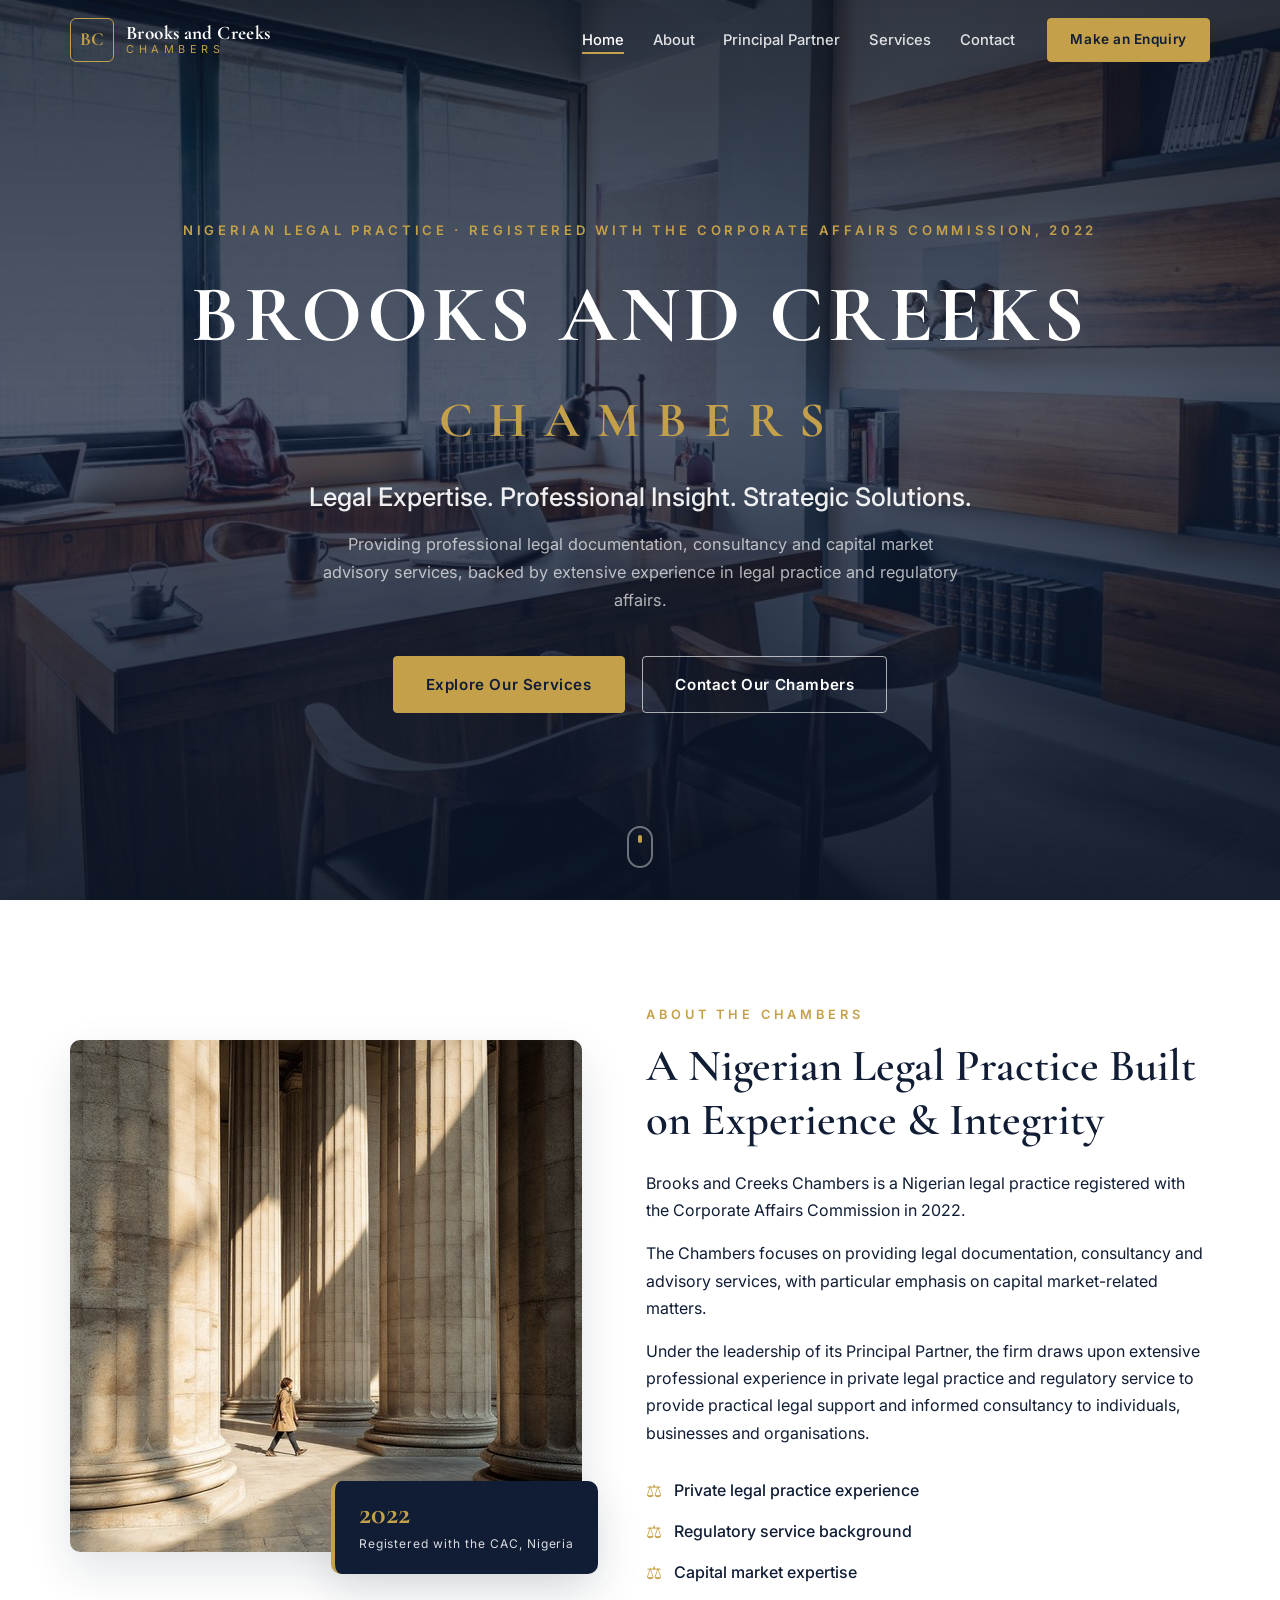
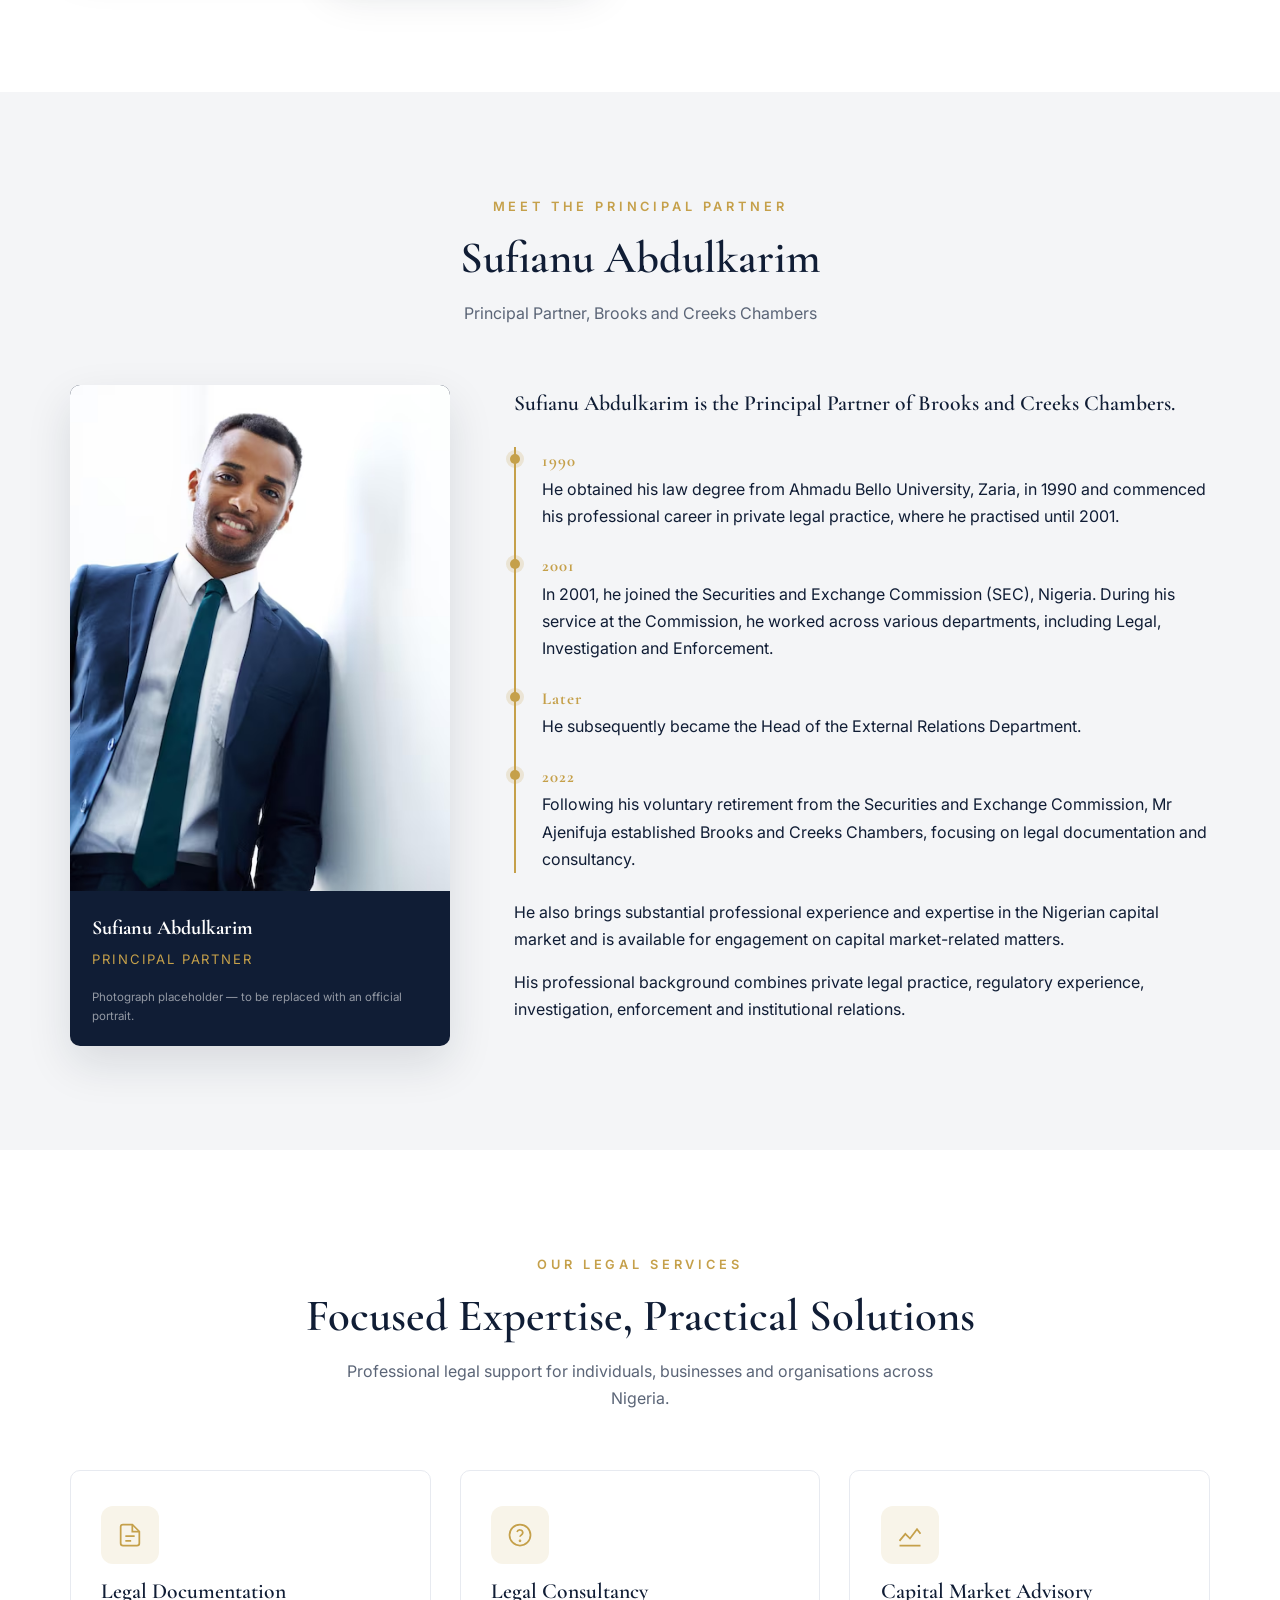
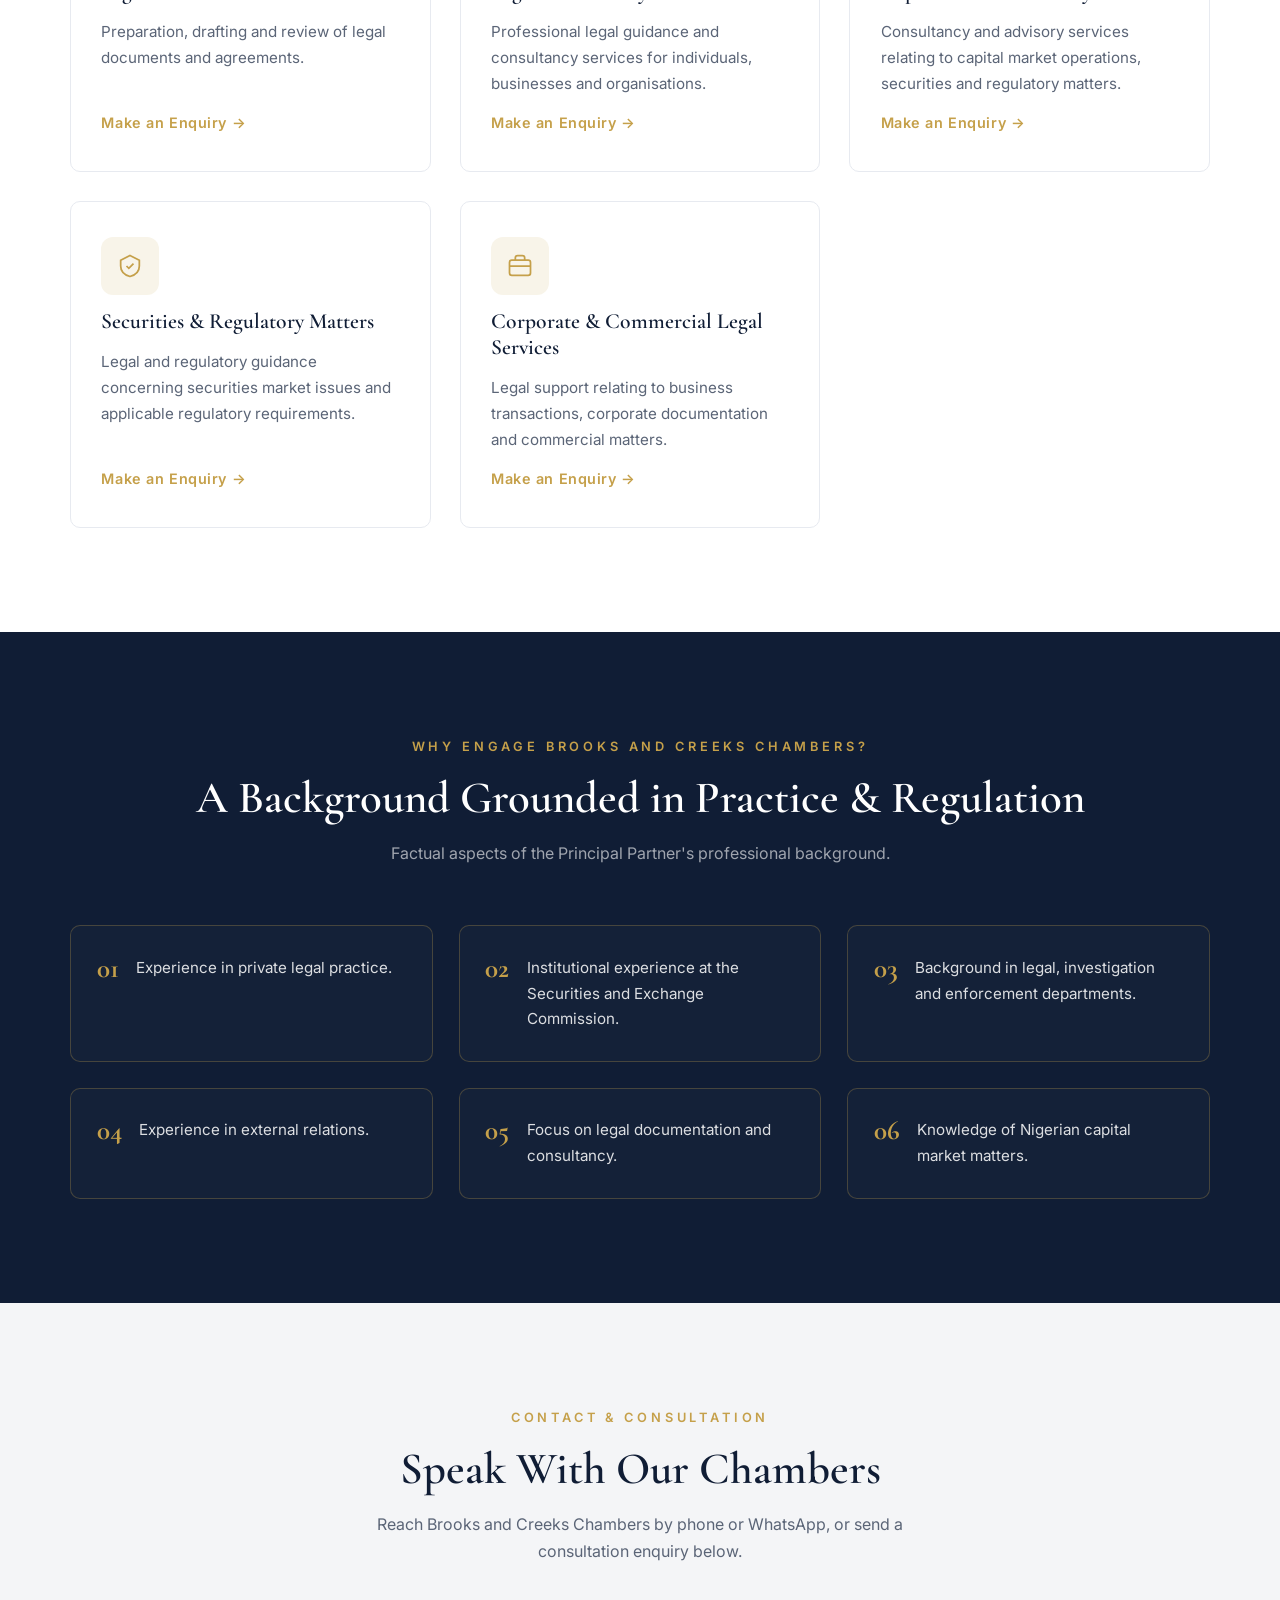
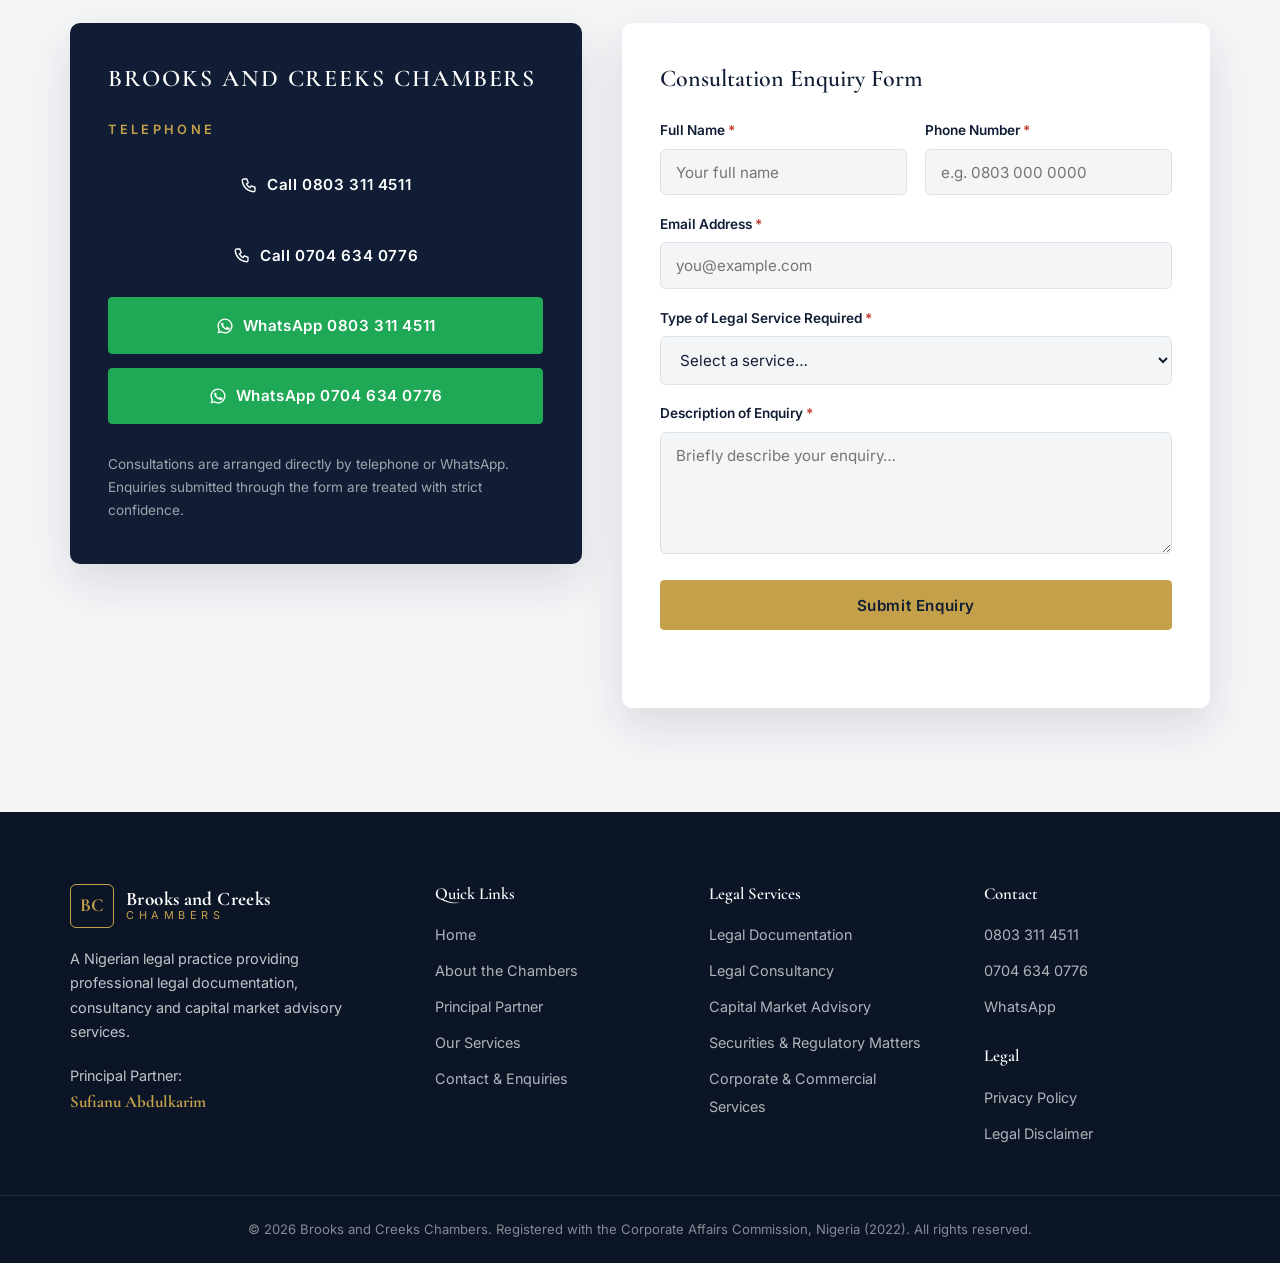
<file: brooks-and-creeks-chambers/brooks-and-creeks-chambers/index.html>
<!DOCTYPE html>
<html lang="en-NG">
<head>
  <meta charset="UTF-8">
  <meta name="viewport" content="width=device-width, initial-scale=1.0">
  <title>Brooks and Creeks Chambers | Nigerian Legal Practice – Documentation, Consultancy &amp; Capital Market Advisory</title>

  <!-- SEO -->
  <meta name="description" content="Brooks and Creeks Chambers is a Nigerian legal practice registered with the CAC in 2022, offering legal documentation, legal consultancy, capital market advisory and corporate legal services. Principal Partner: Sufianu Abdulkarim.">
  <meta name="keywords" content="law firm Nigeria, legal documentation Nigeria, legal consultancy Lagos, capital market advisory Nigeria, securities law Nigeria, corporate legal services, Brooks and Creeks Chambers, Sufianu Abdulkarim, SEC Nigeria lawyer">
  <meta name="author" content="Brooks and Creeks Chambers">
  <meta name="robots" content="index, follow">
  <link rel="canonical" href="https://www.brooksandcreekschambers.com.ng/">

  <!-- Open Graph -->
  <meta property="og:type" content="website">
  <meta property="og:locale" content="en_NG">
  <meta property="og:site_name" content="Brooks and Creeks Chambers">
  <meta property="og:title" content="Brooks and Creeks Chambers | Legal Expertise. Professional Insight. Strategic Solutions.">
  <meta property="og:description" content="Professional legal documentation, consultancy and capital market advisory services in Nigeria.">
  <meta property="og:url" content="https://www.brooksandcreekschambers.com.ng/">
  <meta property="og:image" content="https://www.brooksandcreekschambers.com.ng/assets/hero-law-office.png">

  <!-- Twitter -->
  <meta name="twitter:card" content="summary_large_image">
  <meta name="twitter:title" content="Brooks and Creeks Chambers">
  <meta name="twitter:description" content="Legal documentation, consultancy and capital market advisory services in Nigeria.">
  <meta name="twitter:image" content="https://www.brooksandcreekschambers.com.ng/assets/hero-law-office.png">

  <!-- Favicon (inline SVG – scales of justice monogram) -->
  <link rel="icon" type="image/svg+xml" href='data:image/svg+xml,<svg xmlns="http://www.w3.org/2000/svg" viewBox="0 0 64 64"><rect width="64" height="64" rx="10" fill="%23101D35"/><text x="32" y="42" font-family="Georgia,serif" font-size="26" fill="%23C5A04A" text-anchor="middle">BC</text></svg>'>

  <!-- Fonts -->
  <link rel="preconnect" href="https://fonts.googleapis.com">
  <link rel="preconnect" href="https://fonts.gstatic.com" crossorigin>
  <link href="https://fonts.googleapis.com/css2?family=Cormorant+Garamond:wght@500;600;700&family=Inter:wght@400;500;600&display=swap" rel="stylesheet">

  <link rel="stylesheet" href="css/style.css">

  <!-- Structured data: LegalService -->
  <script type="application/ld+json">
  {
    "@context": "https://schema.org",
    "@type": "LegalService",
    "name": "Brooks and Creeks Chambers",
    "url": "https://www.brooksandcreekschambers.com.ng/",
    "image": "https://www.brooksandcreekschambers.com.ng/assets/hero-law-office.png",
    "description": "Nigerian legal practice offering legal documentation, legal consultancy, capital market advisory, securities and regulatory matters, and corporate and commercial legal services.",
    "telephone": ["+2348033114511", "+2347046340776"],
    "foundingDate": "2022",
    "founder": {
      "@type": "Person",
      "name": "Sufianu Abdulkarim",
      "jobTitle": "Principal Partner"
    },
    "areaServed": { "@type": "Country", "name": "Nigeria" },
    "knowsAbout": ["Legal Documentation", "Legal Consultancy", "Capital Market Advisory", "Securities and Capital Market Matters", "Corporate and Commercial Legal Services"],
    "priceRange": "Consultation"
  }
  </script>
</head>

<body>
  <!-- ============ HEADER / NAVIGATION ============ -->
  <header class="site-header" id="siteHeader">
    <div class="container header-inner">
      <a href="#home" class="brand" aria-label="Brooks and Creeks Chambers – home">
        <span class="brand-mark" aria-hidden="true">BC</span>
        <span class="brand-text">
          <strong>Brooks and Creeks</strong>
          <small>Chambers</small>
        </span>
      </a>

      <nav class="main-nav" id="mainNav" aria-label="Primary navigation">
        <ul>
          <li><a href="#home" class="nav-link">Home</a></li>
          <li><a href="#about" class="nav-link">About</a></li>
          <li><a href="#partner" class="nav-link">Principal Partner</a></li>
          <li><a href="#services" class="nav-link">Services</a></li>
          <li><a href="#contact" class="nav-link">Contact</a></li>
        </ul>
        <a href="#contact" class="btn btn-gold nav-cta">Make an Enquiry</a>
      </nav>

      <button class="nav-toggle" id="navToggle" aria-label="Toggle navigation menu" aria-expanded="false" aria-controls="mainNav">
        <span></span><span></span><span></span>
      </button>
    </div>
  </header>

  <main id="main">
    <!-- ============ HERO ============ -->
    <section class="hero" id="home" aria-label="Introduction">
      <div class="hero-bg" role="img" aria-label="Elegant modern law office with legal library"></div>
      <div class="hero-overlay"></div>
      <div class="container hero-content">
        <p class="hero-eyebrow reveal">Nigerian Legal Practice &middot; Registered with the Corporate Affairs Commission, 2022</p>
        <h1 class="reveal">BROOKS AND CREEKS<br><span>CHAMBERS</span></h1>
        <h2 class="hero-tagline reveal">Legal Expertise. Professional Insight. Strategic Solutions.</h2>
        <p class="hero-sub reveal">Providing professional legal documentation, consultancy and capital market advisory services, backed by extensive experience in legal practice and regulatory affairs.</p>
        <div class="hero-actions reveal">
          <a href="#services" class="btn btn-gold">Explore Our Services</a>
          <a href="#contact" class="btn btn-outline">Contact Our Chambers</a>
        </div>
      </div>
      <a href="#about" class="scroll-hint" aria-label="Scroll to About section"><span></span></a>
    </section>

    <!-- ============ ABOUT ============ -->
    <section class="section about" id="about">
      <div class="container about-grid">
        <div class="about-media reveal">
          <img src="assets/about-columns.png" alt="Classical courthouse columns symbolising legal tradition and stability" loading="lazy">
          <div class="about-badge">
            <span class="badge-year">2022</span>
            <span class="badge-label">Registered with the CAC, Nigeria</span>
          </div>
        </div>
        <div class="about-text reveal">
          <p class="section-eyebrow">About the Chambers</p>
          <h2 class="section-title">A Nigerian Legal Practice Built on Experience &amp; Integrity</h2>
          <p>Brooks and Creeks Chambers is a Nigerian legal practice registered with the Corporate Affairs Commission in 2022.</p>
          <p>The Chambers focuses on providing legal documentation, consultancy and advisory services, with particular emphasis on capital market-related matters.</p>
          <p>Under the leadership of its Principal Partner, the firm draws upon extensive professional experience in private legal practice and regulatory service to provide practical legal support and informed consultancy to individuals, businesses and organisations.</p>
          <div class="about-points">
            <div class="point"><span class="point-icon" aria-hidden="true">&#9878;</span> Private legal practice experience</div>
            <div class="point"><span class="point-icon" aria-hidden="true">&#9878;</span> Regulatory service background</div>
            <div class="point"><span class="point-icon" aria-hidden="true">&#9878;</span> Capital market expertise</div>
          </div>
        </div>
      </div>
    </section>

    <!-- ============ PRINCIPAL PARTNER ============ -->
    <section class="section partner" id="partner">
      <div class="container">
        <div class="section-heading reveal">
          <p class="section-eyebrow">Meet the Principal Partner</p>
          <h2 class="section-title">Sufianu Abdulkarim</h2>
          <p class="section-sub">Principal Partner, Brooks and Creeks Chambers</p>
        </div>

        <div class="partner-grid">
          <figure class="partner-photo reveal">
            <img src="assets/partner-placeholder.png" alt="Portrait placeholder for Sufianu Abdulkarim, Principal Partner of Brooks and Creeks Chambers">
            <figcaption>
              <strong>Sufianu Abdulkarim</strong>
              <span>Principal Partner</span>
            </figcaption>
            <span class="photo-note">Photograph placeholder &mdash; to be replaced with an official portrait.</span>
          </figure>

          <div class="partner-bio reveal">
            <p class="lead">Sufianu Abdulkarim is the Principal Partner of Brooks and Creeks Chambers.</p>

            <div class="timeline">
              <div class="timeline-item">
                <span class="timeline-year">1990</span>
                <p>He obtained his law degree from Ahmadu Bello University, Zaria, in 1990 and commenced his professional career in private legal practice, where he practised until 2001.</p>
              </div>
              <div class="timeline-item">
                <span class="timeline-year">2001</span>
                <p>In 2001, he joined the Securities and Exchange Commission (SEC), Nigeria. During his service at the Commission, he worked across various departments, including Legal, Investigation and Enforcement.</p>
              </div>
              <div class="timeline-item">
                <span class="timeline-year">Later</span>
                <p>He subsequently became the Head of the External Relations Department.</p>
              </div>
              <div class="timeline-item">
                <span class="timeline-year">2022</span>
                <p>Following his voluntary retirement from the Securities and Exchange Commission, Mr Ajenifuja established Brooks and Creeks Chambers, focusing on legal documentation and consultancy.</p>
              </div>
            </div>

            <p>He also brings substantial professional experience and expertise in the Nigerian capital market and is available for engagement on capital market-related matters.</p>
            <p>His professional background combines private legal practice, regulatory experience, investigation, enforcement and institutional relations.</p>
          </div>
        </div>
      </div>
    </section>

    <!-- ============ SERVICES ============ -->
    <section class="section services" id="services">
      <div class="container">
        <div class="section-heading reveal">
          <p class="section-eyebrow">Our Legal Services</p>
          <h2 class="section-title">Focused Expertise, Practical Solutions</h2>
          <p class="section-sub">Professional legal support for individuals, businesses and organisations across Nigeria.</p>
        </div>

        <div class="services-grid">
          <article class="service-card reveal">
            <div class="service-icon" aria-hidden="true">
              <svg viewBox="0 0 24 24" fill="none" stroke="currentColor" stroke-width="1.5"><path d="M14 3H6a2 2 0 0 0-2 2v14a2 2 0 0 0 2 2h12a2 2 0 0 0 2-2V9z"/><path d="M14 3v6h6"/><path d="M8 13h8M8 17h5"/></svg>
            </div>
            <h3>Legal Documentation</h3>
            <p>Preparation, drafting and review of legal documents and agreements.</p>
            <a href="#contact" class="service-link">Make an Enquiry &rarr;</a>
          </article>

          <article class="service-card reveal">
            <div class="service-icon" aria-hidden="true">
              <svg viewBox="0 0 24 24" fill="none" stroke="currentColor" stroke-width="1.5"><circle cx="12" cy="12" r="9"/><path d="M9.5 9.5a2.5 2.5 0 0 1 4.9.6c0 1.7-2.4 2.2-2.4 3.4"/><circle cx="12" cy="17" r="0.4" fill="currentColor"/></svg>
            </div>
            <h3>Legal Consultancy</h3>
            <p>Professional legal guidance and consultancy services for individuals, businesses and organisations.</p>
            <a href="#contact" class="service-link">Make an Enquiry &rarr;</a>
          </article>

          <article class="service-card reveal">
            <div class="service-icon" aria-hidden="true">
              <svg viewBox="0 0 24 24" fill="none" stroke="currentColor" stroke-width="1.5"><path d="M3 17l5-6 4 4 6-8 3 4"/><path d="M3 21h18"/></svg>
            </div>
            <h3>Capital Market Advisory</h3>
            <p>Consultancy and advisory services relating to capital market operations, securities and regulatory matters.</p>
            <a href="#contact" class="service-link">Make an Enquiry &rarr;</a>
          </article>

          <article class="service-card reveal">
            <div class="service-icon" aria-hidden="true">
              <svg viewBox="0 0 24 24" fill="none" stroke="currentColor" stroke-width="1.5"><path d="M12 3l8 4v5c0 4.5-3.2 7.7-8 9-4.8-1.3-8-4.5-8-9V7z"/><path d="M9 12l2 2 4-4"/></svg>
            </div>
            <h3>Securities &amp; Regulatory Matters</h3>
            <p>Legal and regulatory guidance concerning securities market issues and applicable regulatory requirements.</p>
            <a href="#contact" class="service-link">Make an Enquiry &rarr;</a>
          </article>

          <article class="service-card reveal">
            <div class="service-icon" aria-hidden="true">
              <svg viewBox="0 0 24 24" fill="none" stroke="currentColor" stroke-width="1.5"><rect x="3" y="7" width="18" height="13" rx="2"/><path d="M8 7V5a2 2 0 0 1 2-2h4a2 2 0 0 1 2 2v2M3 12h18"/></svg>
            </div>
            <h3>Corporate &amp; Commercial Legal Services</h3>
            <p>Legal support relating to business transactions, corporate documentation and commercial matters.</p>
            <a href="#contact" class="service-link">Make an Enquiry &rarr;</a>
          </article>
        </div>
      </div>
    </section>

    <!-- ============ WHY ENGAGE US ============ -->
    <section class="section why" id="why">
      <div class="container">
        <div class="section-heading reveal">
          <p class="section-eyebrow">Why Engage Brooks and Creeks Chambers?</p>
          <h2 class="section-title">A Background Grounded in Practice &amp; Regulation</h2>
          <p class="section-sub">Factual aspects of the Principal Partner's professional background.</p>
        </div>

        <div class="why-grid">
          <div class="why-item reveal"><span aria-hidden="true">01</span><p>Experience in private legal practice.</p></div>
          <div class="why-item reveal"><span aria-hidden="true">02</span><p>Institutional experience at the Securities and Exchange Commission.</p></div>
          <div class="why-item reveal"><span aria-hidden="true">03</span><p>Background in legal, investigation and enforcement departments.</p></div>
          <div class="why-item reveal"><span aria-hidden="true">04</span><p>Experience in external relations.</p></div>
          <div class="why-item reveal"><span aria-hidden="true">05</span><p>Focus on legal documentation and consultancy.</p></div>
          <div class="why-item reveal"><span aria-hidden="true">06</span><p>Knowledge of Nigerian capital market matters.</p></div>
        </div>
      </div>
    </section>

    <!-- ============ CONTACT ============ -->
    <section class="section contact" id="contact">
      <div class="container">
        <div class="section-heading reveal">
          <p class="section-eyebrow">Contact &amp; Consultation</p>
          <h2 class="section-title">Speak With Our Chambers</h2>
          <p class="section-sub">Reach Brooks and Creeks Chambers by phone or WhatsApp, or send a consultation enquiry below.</p>
        </div>

        <div class="contact-grid">
          <div class="contact-info reveal">
            <h3>BROOKS AND CREEKS CHAMBERS</h3>
            <p class="contact-phone-label">Telephone</p>

            <div class="contact-actions">
              <a class="btn btn-navy" href="tel:+2348033114511">
                <svg viewBox="0 0 24 24" fill="none" stroke="currentColor" stroke-width="1.8" aria-hidden="true"><path d="M5 4h4l2 5-2.5 1.5a12 12 0 0 0 5 5L15 13l5 2v4a2 2 0 0 1-2 2A16 16 0 0 1 3 6a2 2 0 0 1 2-2z"/></svg>
                Call 0803 311 4511
              </a>
              <a class="btn btn-navy" href="tel:+2347046340776">
                <svg viewBox="0 0 24 24" fill="none" stroke="currentColor" stroke-width="1.8" aria-hidden="true"><path d="M5 4h4l2 5-2.5 1.5a12 12 0 0 0 5 5L15 13l5 2v4a2 2 0 0 1-2 2A16 16 0 0 1 3 6a2 2 0 0 1 2-2z"/></svg>
                Call 0704 634 0776
              </a>
              <a class="btn btn-whatsapp" href="https://wa.me/2348033114511?text=Hello%20Brooks%20and%20Creeks%20Chambers%2C%20I%20would%20like%20to%20make%20an%20enquiry." target="_blank" rel="noopener">
                <svg viewBox="0 0 24 24" fill="currentColor" aria-hidden="true"><path d="M12 2a10 10 0 0 0-8.6 15.1L2 22l5.1-1.3A10 10 0 1 0 12 2zm0 18.2c-1.5 0-3-.4-4.2-1.2l-.3-.2-3 .8.8-2.9-.2-.3A8.2 8.2 0 1 1 12 20.2zm4.6-6.1c-.3-.1-1.5-.7-1.7-.8-.2-.1-.4-.1-.6.1-.2.3-.6.8-.8 1-.1.2-.3.2-.5.1a6.7 6.7 0 0 1-3.3-2.9c-.3-.4 0-.5.1-.7l.4-.5c.1-.2 0-.4 0-.5l-.8-1.9c-.2-.5-.4-.4-.6-.4h-.5c-.2 0-.5.1-.7.3-.9.9-1.1 2.1-.2 3.7 1.2 2.4 3.2 4.2 5.7 5.1 1.9.7 2.7.6 3.4.4.6-.1 1.5-.6 1.7-1.2.2-.6.2-1.1.1-1.2 0-.1-.2-.2-.5-.3z"/></svg>
                WhatsApp 0803 311 4511
              </a>
              <a class="btn btn-whatsapp" href="https://wa.me/2347046340776?text=Hello%20Brooks%20and%20Creeks%20Chambers%2C%20I%20would%20like%20to%20make%20an%20enquiry." target="_blank" rel="noopener">
                <svg viewBox="0 0 24 24" fill="currentColor" aria-hidden="true"><path d="M12 2a10 10 0 0 0-8.6 15.1L2 22l5.1-1.3A10 10 0 1 0 12 2zm0 18.2c-1.5 0-3-.4-4.2-1.2l-.3-.2-3 .8.8-2.9-.2-.3A8.2 8.2 0 1 1 12 20.2zm4.6-6.1c-.3-.1-1.5-.7-1.7-.8-.2-.1-.4-.1-.6.1-.2.3-.6.8-.8 1-.1.2-.3.2-.5.1a6.7 6.7 0 0 1-3.3-2.9c-.3-.4 0-.5.1-.7l.4-.5c.1-.2 0-.4 0-.5l-.8-1.9c-.2-.5-.4-.4-.6-.4h-.5c-.2 0-.5.1-.7.3-.9.9-1.1 2.1-.2 3.7 1.2 2.4 3.2 4.2 5.7 5.1 1.9.7 2.7.6 3.4.4.6-.1 1.5-.6 1.7-1.2.2-.6.2-1.1.1-1.2 0-.1-.2-.2-.5-.3z"/></svg>
                WhatsApp 0704 634 0776
              </a>
            </div>

            <p class="contact-note">Consultations are arranged directly by telephone or WhatsApp. Enquiries submitted through the form are treated with strict confidence.</p>
          </div>

          <div class="contact-form-wrap reveal">
            <h3>Consultation Enquiry Form</h3>
            <!--
              FORM BACKEND: Connected to Formspree (form ID: maeezjnk).
              Submissions are emailed to the address set in the Formspree dashboard.
            -->
            <form id="enquiryForm" action="https://formspree.io/f/maeezjnk" method="POST" novalidate>
              <div class="form-row">
                <div class="form-field">
                  <label for="fullName">Full Name <span class="req" aria-hidden="true">*</span></label>
                  <input type="text" id="fullName" name="full_name" required autocomplete="name" placeholder="Your full name">
                </div>
                <div class="form-field">
                  <label for="phone">Phone Number <span class="req" aria-hidden="true">*</span></label>
                  <input type="tel" id="phone" name="phone" required autocomplete="tel" placeholder="e.g. 0803 000 0000">
                </div>
              </div>
              <div class="form-field">
                <label for="email">Email Address <span class="req" aria-hidden="true">*</span></label>
                <input type="email" id="email" name="email" required autocomplete="email" placeholder="you@example.com">
              </div>
              <div class="form-field">
                <label for="serviceType">Type of Legal Service Required <span class="req" aria-hidden="true">*</span></label>
                <select id="serviceType" name="service_type" required>
                  <option value="" disabled selected>Select a service…</option>
                  <option>Legal Documentation</option>
                  <option>Legal Consultancy</option>
                  <option>Capital Market Advisory</option>
                  <option>Securities and Regulatory Matters</option>
                  <option>Corporate and Commercial Legal Services</option>
                  <option>Other / Not Sure</option>
                </select>
              </div>
              <div class="form-field">
                <label for="message">Description of Enquiry <span class="req" aria-hidden="true">*</span></label>
                <textarea id="message" name="message" rows="5" required placeholder="Briefly describe your enquiry…"></textarea>
              </div>
              <input type="hidden" name="_subject" value="New consultation enquiry — Brooks &amp; Creeks Chambers website">
              <input type="text" name="_gotcha" class="hp-field" tabindex="-1" autocomplete="off" aria-hidden="true">
              <button type="submit" class="btn btn-gold btn-block" id="submitBtn">Submit Enquiry</button>
              <p class="form-status" id="formStatus" role="status" aria-live="polite"></p>
            </form>
          </div>
        </div>
      </div>
    </section>
  </main>

  <!-- ============ FOOTER ============ -->
  <footer class="site-footer">
    <div class="container footer-grid">
      <div class="footer-col footer-brand">
        <a href="#home" class="brand brand-footer">
          <span class="brand-mark" aria-hidden="true">BC</span>
          <span class="brand-text"><strong>Brooks and Creeks</strong><small>Chambers</small></span>
        </a>
        <p>A Nigerian legal practice providing professional legal documentation, consultancy and capital market advisory services.</p>
        <p class="footer-partner">Principal Partner:<br><strong>Sufianu Abdulkarim</strong></p>
      </div>

      <nav class="footer-col" aria-label="Quick navigation">
        <h4>Quick Links</h4>
        <ul>
          <li><a href="#home">Home</a></li>
          <li><a href="#about">About the Chambers</a></li>
          <li><a href="#partner">Principal Partner</a></li>
          <li><a href="#services">Our Services</a></li>
          <li><a href="#contact">Contact &amp; Enquiries</a></li>
        </ul>
      </nav>

      <nav class="footer-col" aria-label="Legal services">
        <h4>Legal Services</h4>
        <ul>
          <li><a href="#services">Legal Documentation</a></li>
          <li><a href="#services">Legal Consultancy</a></li>
          <li><a href="#services">Capital Market Advisory</a></li>
          <li><a href="#services">Securities &amp; Regulatory Matters</a></li>
          <li><a href="#services">Corporate &amp; Commercial Services</a></li>
        </ul>
      </nav>

      <div class="footer-col">
        <h4>Contact</h4>
        <ul class="footer-contact">
          <li><a href="tel:+2348033114511">0803 311 4511</a></li>
          <li><a href="tel:+2347046340776">0704 634 0776</a></li>
          <li><a href="https://wa.me/2348033114511" target="_blank" rel="noopener">WhatsApp</a></li>
        </ul>
        <h4 class="footer-legal-head">Legal</h4>
        <ul>
          <li><button class="footer-link-btn" data-modal="privacy">Privacy Policy</button></li>
          <li><button class="footer-link-btn" data-modal="disclaimer">Legal Disclaimer</button></li>
        </ul>
      </div>
    </div>
    <div class="footer-bottom">
      <div class="container">
        <p>&copy; <span id="year">2026</span> Brooks and Creeks Chambers. Registered with the Corporate Affairs Commission, Nigeria (2022). All rights reserved.</p>
      </div>
    </div>
  </footer>

  <!-- ============ MODALS ============ -->
  <div class="modal" id="modal-privacy" role="dialog" aria-modal="true" aria-labelledby="privacyTitle" hidden>
    <div class="modal-card">
      <button class="modal-close" data-close aria-label="Close privacy policy">&times;</button>
      <h3 id="privacyTitle">Privacy Policy</h3>
      <p>Brooks and Creeks Chambers respects the privacy of all visitors and clients. Personal information submitted through this website's enquiry form or via telephone and WhatsApp is used solely for the purpose of responding to your enquiry and arranging consultations.</p>
      <p>We do not sell, rent or share your personal information with third parties for marketing purposes. Information may be retained only as necessary to respond to your enquiry and to comply with applicable professional obligations.</p>
      <p>Enquiries submitted through third-party form services are subject to those providers' own privacy and security arrangements.</p>
      <p>For any privacy-related questions, please contact the Chambers on 0803 311 4511 or 0704 634 0776.</p>
    </div>
  </div>

  <div class="modal" id="modal-disclaimer" role="dialog" aria-modal="true" aria-labelledby="disclaimerTitle" hidden>
    <div class="modal-card">
      <button class="modal-close" data-close aria-label="Close legal disclaimer">&times;</button>
      <h3 id="disclaimerTitle">Legal Disclaimer</h3>
      <p>The content of this website is provided for general information only and does not constitute legal advice, nor does it create a lawyer–client relationship. Laws and regulations change, and their application varies with individual circumstances.</p>
      <p>While Brooks and Creeks Chambers endeavours to keep information accurate and up to date, no warranty is given as to its completeness or accuracy. Visitors should seek professional advice specific to their circumstances before acting on any information on this site.</p>
      <p>Engagement of the Chambers is subject to agreed terms and professional conflict checks.</p>
    </div>
  </div>

  <a href="#home" class="back-to-top" id="backToTop" aria-label="Back to top">&uarr;</a>

  <script src="js/main.js"></script>
</body>
</html>
</file>
<file: brooks-and-creeks-chambers/brooks-and-creeks-chambers/css/style.css>
/* ============================================================
   BROOKS AND CREEKS CHAMBERS – style.css
   Palette: navy #101D35 · gold #C5A04A · white #FFF · grey #F4F5F7
   ============================================================ */

:root {
  --navy: #101D35;
  --navy-2: #16263F;
  --navy-3: #0B1526;
  --gold: #C5A04A;
  --gold-light: #D9BC72;
  --white: #FFFFFF;
  --grey: #F4F5F7;
  --grey-text: #5B6577;
  --font-serif: 'Cormorant Garamond', Georgia, 'Times New Roman', serif;
  --font-sans: 'Inter', 'Segoe UI', Helvetica, Arial, sans-serif;
  --ease: cubic-bezier(0.22, 1, 0.36, 1);
  --shadow: 0 18px 45px rgba(16, 29, 53, 0.12);
  --radius: 10px;
}

* { margin: 0; padding: 0; box-sizing: border-box; }

html { scroll-behavior: smooth; scroll-padding-top: 84px; }

body {
  font-family: var(--font-sans);
  color: var(--navy);
  background: var(--white);
  line-height: 1.7;
  font-size: 1rem;
  -webkit-font-smoothing: antialiased;
  overflow-x: hidden;
}

img { max-width: 100%; display: block; }
a { color: inherit; text-decoration: none; }
ul { list-style: none; }

.container { width: min(1140px, 92%); margin: 0 auto; }

h1, h2, h3, h4 { font-family: var(--font-serif); font-weight: 600; line-height: 1.2; }

/* ---------- Buttons ---------- */
.btn {
  display: inline-flex; align-items: center; justify-content: center; gap: 0.55rem;
  padding: 0.9rem 2rem; font-family: var(--font-sans);
  font-size: 0.95rem; font-weight: 600; letter-spacing: 0.04em;
  border-radius: 4px; border: 1.5px solid transparent;
  cursor: pointer; transition: all 0.35s var(--ease);
  white-space: nowrap;
}
.btn svg { width: 18px; height: 18px; flex-shrink: 0; }
.btn-gold { background: var(--gold); color: var(--navy); border-color: var(--gold); }
.btn-gold:hover { background: var(--gold-light); border-color: var(--gold-light); transform: translateY(-2px); box-shadow: 0 10px 24px rgba(197,160,74,0.35); }
.btn-outline { background: transparent; color: var(--white); border-color: rgba(255,255,255,0.65); }
.btn-outline:hover { background: var(--white); color: var(--navy); border-color: var(--white); transform: translateY(-2px); }
.btn-navy { background: var(--navy); color: var(--white); border-color: var(--navy); }
.btn-navy:hover { background: var(--navy-2); border-color: var(--navy-2); transform: translateY(-2px); box-shadow: 0 10px 24px rgba(16,29,53,0.25); }
.btn-whatsapp { background: #1FA855; color: var(--white); border-color: #1FA855; }
.btn-whatsapp:hover { background: #23BD61; border-color: #23BD61; transform: translateY(-2px); box-shadow: 0 10px 24px rgba(31,168,85,0.3); }
.btn-block { width: 100%; }

/* ---------- Header ---------- */
.site-header {
  position: fixed; inset: 0 0 auto 0; z-index: 100;
  padding: 1.1rem 0; transition: all 0.4s var(--ease);
}
.site-header.scrolled {
  background: rgba(16,29,53,0.96); backdrop-filter: blur(12px);
  padding: 0.6rem 0; box-shadow: 0 4px 20px rgba(0,0,0,0.25);
}
.header-inner { display: flex; align-items: center; justify-content: space-between; gap: 1rem; }

.brand { display: flex; align-items: center; gap: 0.75rem; }
.brand-mark {
  width: 44px; height: 44px; flex-shrink: 0;
  display: grid; place-items: center;
  border: 1.5px solid var(--gold); border-radius: 6px;
  font-family: var(--font-serif); font-size: 1.15rem; font-weight: 700; color: var(--gold);
}
.brand-text { display: flex; flex-direction: column; line-height: 1.1; }
.brand-text strong { font-family: var(--font-serif); font-size: 1.2rem; color: var(--white); letter-spacing: 0.02em; }
.brand-text small { font-size: 0.68rem; letter-spacing: 0.42em; text-transform: uppercase; color: var(--gold); }

.main-nav { display: flex; align-items: center; gap: 2rem; }
.main-nav ul { display: flex; gap: 1.8rem; }
.nav-link { color: rgba(255,255,255,0.85); font-size: 0.92rem; font-weight: 500; position: relative; padding: 0.3rem 0; transition: color 0.3s; }
.nav-link::after { content: ""; position: absolute; left: 0; bottom: 0; width: 0; height: 2px; background: var(--gold); transition: width 0.35s var(--ease); }
.nav-link:hover, .nav-link.active { color: var(--white); }
.nav-link:hover::after, .nav-link.active::after { width: 100%; }
.nav-cta { padding: 0.6rem 1.4rem; font-size: 0.85rem; }

.nav-toggle { display: none; flex-direction: column; gap: 5px; background: none; border: 0; cursor: pointer; padding: 0.5rem; z-index: 120; }
.nav-toggle span { width: 26px; height: 2px; background: var(--white); transition: all 0.35s var(--ease); border-radius: 2px; }
.nav-toggle.open span:nth-child(1) { transform: translateY(7px) rotate(45deg); }
.nav-toggle.open span:nth-child(2) { opacity: 0; }
.nav-toggle.open span:nth-child(3) { transform: translateY(-7px) rotate(-45deg); }

/* ---------- Hero ---------- */
.hero { position: relative; min-height: 100vh; display: flex; align-items: center; justify-content: center; text-align: center; overflow: hidden; }
.hero-bg {
  position: absolute; inset: 0;
  background: url('../assets/hero-law-office.png') center/cover no-repeat;
  transform: scale(1.08);
  animation: heroZoom 14s var(--ease) forwards;
}
@keyframes heroZoom { to { transform: scale(1); } }
.hero-overlay { position: absolute; inset: 0; background: linear-gradient(180deg, rgba(11,21,38,0.82) 0%, rgba(16,29,53,0.72) 45%, rgba(11,21,38,0.92) 100%); }
.hero-content { position: relative; z-index: 2; padding: 7rem 0 5rem; }
.hero-eyebrow { color: var(--gold); font-size: 0.82rem; letter-spacing: 0.28em; text-transform: uppercase; margin-bottom: 1.6rem; font-weight: 600; }
.hero h1 { color: var(--white); font-size: clamp(2.6rem, 7vw, 5rem); letter-spacing: 0.06em; font-weight: 700; }
.hero h1 span { color: var(--gold); letter-spacing: 0.34em; font-size: 0.62em; }
.hero-tagline { color: rgba(255,255,255,0.92); font-size: clamp(1.15rem, 2.4vw, 1.6rem); font-weight: 500; margin-top: 1.4rem; font-family: var(--font-sans); }
.hero-sub { color: rgba(255,255,255,0.68); max-width: 640px; margin: 1.2rem auto 2.6rem; font-size: 1.02rem; }
.hero-actions { display: flex; gap: 1.1rem; justify-content: center; flex-wrap: wrap; }

.scroll-hint { position: absolute; bottom: 2rem; left: 50%; transform: translateX(-50%); width: 26px; height: 42px; border: 2px solid rgba(255,255,255,0.4); border-radius: 14px; z-index: 2; }
.scroll-hint span { position: absolute; top: 7px; left: 50%; width: 4px; height: 8px; background: var(--gold); border-radius: 2px; transform: translateX(-50%); animation: scrollDot 1.8s infinite; }
@keyframes scrollDot { 0% { opacity: 1; top: 7px; } 70% { opacity: 0; top: 22px; } 100% { opacity: 0; top: 7px; } }

/* ---------- Sections ---------- */
.section { padding: 6.5rem 0; }
.section-eyebrow { color: var(--gold); font-size: 0.8rem; letter-spacing: 0.3em; text-transform: uppercase; font-weight: 600; margin-bottom: 0.9rem; }
.section-title { font-size: clamp(1.9rem, 4vw, 2.8rem); color: var(--navy); }
.section-sub { color: var(--grey-text); margin-top: 0.9rem; max-width: 620px; }
.section-heading { text-align: center; margin-bottom: 3.6rem; }
.section-heading .section-sub { margin-left: auto; margin-right: auto; }

/* ---------- About ---------- */
.about { background: var(--white); }
.about-grid { display: grid; grid-template-columns: 1fr 1.1fr; gap: 4rem; align-items: center; }
.about-media { position: relative; }
.about-media img { border-radius: var(--radius); box-shadow: var(--shadow); }
.about-badge {
  position: absolute; bottom: -1.4rem; right: -1rem;
  background: var(--navy); color: var(--white);
  padding: 1.1rem 1.5rem; border-radius: var(--radius);
  border-left: 4px solid var(--gold); box-shadow: var(--shadow);
}
.badge-year { display: block; font-family: var(--font-serif); font-size: 1.9rem; color: var(--gold); font-weight: 700; line-height: 1; }
.badge-label { font-size: 0.75rem; letter-spacing: 0.08em; opacity: 0.85; }
.about-text p + p { margin-top: 1rem; }
.about-text .section-title { margin-bottom: 1.4rem; }
.about-points { margin-top: 1.8rem; display: grid; gap: 0.7rem; }
.point { display: flex; align-items: center; gap: 0.7rem; font-weight: 500; }
.point-icon { color: var(--gold); font-size: 1.1rem; }

/* ---------- Partner ---------- */
.partner { background: var(--grey); }
.partner-grid { display: grid; grid-template-columns: 380px 1fr; gap: 4rem; align-items: start; }
.partner-photo { position: relative; background: var(--navy); border-radius: var(--radius); overflow: hidden; box-shadow: var(--shadow); }
.partner-photo img { width: 100%; aspect-ratio: 3/4; object-fit: cover; }
.partner-photo figcaption { padding: 1.2rem 1.4rem 1rem; color: var(--white); }
.partner-photo figcaption strong { font-family: var(--font-serif); font-size: 1.25rem; display: block; }
.partner-photo figcaption span { color: var(--gold); font-size: 0.82rem; letter-spacing: 0.14em; text-transform: uppercase; }
.photo-note { display: block; padding: 0 1.4rem 1.2rem; font-size: 0.72rem; color: rgba(255,255,255,0.55); }
.partner-bio .lead { font-family: var(--font-serif); font-size: 1.35rem; color: var(--navy); font-weight: 600; margin-bottom: 1.6rem; }
.partner-bio p + p { margin-top: 1rem; }
.timeline { margin: 0 0 1.6rem; border-left: 2px solid var(--gold); padding-left: 1.6rem; display: grid; gap: 1.4rem; }
.timeline-item { position: relative; }
.timeline-item::before { content: ""; position: absolute; left: calc(-1.6rem - 6px); top: 7px; width: 10px; height: 10px; border-radius: 50%; background: var(--gold); box-shadow: 0 0 0 4px rgba(197,160,74,0.2); }
.timeline-year { font-family: var(--font-serif); font-size: 1.05rem; font-weight: 700; color: var(--gold); letter-spacing: 0.06em; }

/* ---------- Services ---------- */
.services-grid { display: grid; grid-template-columns: repeat(3, 1fr); gap: 1.8rem; }
.service-card {
  background: var(--white); border: 1px solid #E7EAF0; border-radius: var(--radius);
  padding: 2.2rem 1.9rem; display: flex; flex-direction: column; gap: 0.9rem;
  transition: all 0.4s var(--ease); position: relative; overflow: hidden;
}
.service-card::before { content: ""; position: absolute; top: 0; left: 0; width: 100%; height: 4px; background: var(--gold); transform: scaleX(0); transform-origin: left; transition: transform 0.45s var(--ease); }
.service-card:hover { transform: translateY(-8px); box-shadow: var(--shadow); border-color: transparent; }
.service-card:hover::before { transform: scaleX(1); }
.service-icon { width: 58px; height: 58px; border-radius: 12px; background: rgba(197,160,74,0.12); color: var(--gold); display: grid; place-items: center; }
.service-icon svg { width: 28px; height: 28px; }
.service-card h3 { font-size: 1.35rem; color: var(--navy); }
.service-card p { color: var(--grey-text); font-size: 0.95rem; flex-grow: 1; }
.service-link { color: var(--gold); font-weight: 600; font-size: 0.9rem; letter-spacing: 0.04em; transition: gap 0.3s; }
.service-link:hover { color: var(--navy); }

/* ---------- Why ---------- */
.why { background: var(--navy); }
.why .section-title, .why .section-sub { color: var(--white); }
.why .section-sub { color: rgba(255,255,255,0.6); }
.why-grid { display: grid; grid-template-columns: repeat(3, 1fr); gap: 1.6rem; }
.why-item {
  border: 1px solid rgba(197,160,74,0.28); border-radius: var(--radius);
  padding: 1.8rem 1.6rem; transition: all 0.35s var(--ease);
  display: flex; gap: 1.1rem; align-items: flex-start; background: rgba(255,255,255,0.02);
}
.why-item:hover { background: rgba(197,160,74,0.08); border-color: var(--gold); transform: translateY(-5px); }
.why-item span { font-family: var(--font-serif); font-size: 1.7rem; font-weight: 700; color: var(--gold); line-height: 1; }
.why-item p { color: rgba(255,255,255,0.85); font-size: 0.95rem; }

/* ---------- Contact ---------- */
.contact { background: var(--grey); }
.contact-grid { display: grid; grid-template-columns: 1fr 1.15fr; gap: 2.5rem; align-items: start; }
.contact-info { background: var(--navy); color: var(--white); border-radius: var(--radius); padding: 2.6rem 2.4rem; box-shadow: var(--shadow); }
.contact-info h3 { font-size: 1.5rem; letter-spacing: 0.08em; margin-bottom: 0.4rem; }
.contact-phone-label { color: var(--gold); font-size: 0.8rem; letter-spacing: 0.26em; text-transform: uppercase; margin: 1.6rem 0 1rem; font-weight: 600; }
.contact-actions { display: grid; gap: 0.85rem; }
.contact-note { margin-top: 1.8rem; font-size: 0.85rem; color: rgba(255,255,255,0.6); }

.contact-form-wrap { background: var(--white); border-radius: var(--radius); padding: 2.6rem 2.4rem; box-shadow: var(--shadow); }
.contact-form-wrap h3 { font-size: 1.5rem; margin-bottom: 1.6rem; }
.form-row { display: grid; grid-template-columns: 1fr 1fr; gap: 1.1rem; }
.form-field { margin-bottom: 1.1rem; }
.form-field label { display: block; font-size: 0.85rem; font-weight: 600; margin-bottom: 0.4rem; }
.req { color: #C0392B; }
.form-field input, .form-field select, .form-field textarea {
  width: 100%; padding: 0.8rem 0.95rem; font-family: var(--font-sans); font-size: 0.95rem;
  border: 1.5px solid #DDE2EA; border-radius: 6px; background: var(--grey);
  transition: border-color 0.3s, background 0.3s; color: var(--navy);
}
.form-field input:focus, .form-field select:focus, .form-field textarea:focus {
  outline: none; border-color: var(--gold); background: var(--white);
}
.form-field textarea { resize: vertical; }
.hp-field { position: absolute; left: -9999px; width: 1px; height: 1px; opacity: 0; }
.form-status { margin-top: 1rem; font-size: 0.9rem; font-weight: 500; min-height: 1.4em; }
.form-status.success { color: #1E7B3C; }
.form-status.error { color: #C0392B; }

/* ---------- Footer ---------- */
.site-footer { background: var(--navy-3); color: rgba(255,255,255,0.75); }
.footer-grid { display: grid; grid-template-columns: 1.4fr 1fr 1fr 1fr; gap: 3rem; padding: 4.5rem 0 3rem; }
.footer-brand p { font-size: 0.9rem; margin-top: 1.2rem; max-width: 300px; }
.footer-partner { margin-top: 1.4rem; font-size: 0.9rem; }
.footer-partner strong { color: var(--gold); font-family: var(--font-serif); font-size: 1.05rem; }
.footer-col h4 { color: var(--white); font-size: 1.05rem; margin-bottom: 1.1rem; }
.footer-col ul { display: grid; gap: 0.55rem; }
.footer-col a, .footer-link-btn { color: rgba(255,255,255,0.68); font-size: 0.9rem; transition: color 0.3s; background: none; border: 0; cursor: pointer; padding: 0; text-align: left; font-family: var(--font-sans); }
.footer-col a:hover, .footer-link-btn:hover { color: var(--gold); }
.footer-legal-head { margin-top: 1.6rem; }
.footer-bottom { border-top: 1px solid rgba(255,255,255,0.1); padding: 1.4rem 0; text-align: center; font-size: 0.82rem; color: rgba(255,255,255,0.5); }

/* ---------- Modals ---------- */
.modal { position: fixed; inset: 0; z-index: 200; display: grid; place-items: center; padding: 1.5rem; background: rgba(11,21,38,0.75); backdrop-filter: blur(4px); }
.modal[hidden] { display: none; }
.modal-card { background: var(--white); border-radius: var(--radius); max-width: 560px; width: 100%; padding: 2.4rem 2.2rem; position: relative; box-shadow: var(--shadow); max-height: 85vh; overflow-y: auto; }
.modal-card h3 { color: var(--navy); font-size: 1.6rem; margin-bottom: 1.1rem; }
.modal-card p { font-size: 0.93rem; color: var(--grey-text); margin-bottom: 0.9rem; }
.modal-close { position: absolute; top: 0.9rem; right: 1.1rem; background: none; border: 0; font-size: 1.7rem; cursor: pointer; color: var(--navy); line-height: 1; }

/* ---------- Back to top ---------- */
.back-to-top {
  position: fixed; bottom: 1.6rem; right: 1.6rem; z-index: 90;
  width: 46px; height: 46px; border-radius: 50%;
  background: var(--gold); color: var(--navy); font-size: 1.2rem; font-weight: 700;
  display: grid; place-items: center;
  opacity: 0; visibility: hidden; transform: translateY(12px);
  transition: all 0.35s var(--ease); box-shadow: 0 8px 20px rgba(197,160,74,0.4);
}
.back-to-top.show { opacity: 1; visibility: visible; transform: translateY(0); }
.back-to-top:hover { background: var(--navy); color: var(--gold); }

/* ---------- Reveal animations ---------- */
.reveal { opacity: 0; transform: translateY(28px); transition: opacity 0.8s var(--ease), transform 0.8s var(--ease); }
.reveal.visible { opacity: 1; transform: translateY(0); }

/* ---------- Responsive ---------- */
@media (max-width: 980px) {
  .about-grid, .partner-grid, .contact-grid { grid-template-columns: 1fr; }
  .partner-grid { gap: 3rem; }
  .partner-photo { max-width: 380px; margin: 0 auto; }
  .services-grid, .why-grid { grid-template-columns: repeat(2, 1fr); }
  .footer-grid { grid-template-columns: 1fr 1fr; }
}

@media (max-width: 720px) {
  .nav-toggle { display: flex; }
  .main-nav {
    position: fixed; inset: 0 0 0 auto; width: min(320px, 85vw);
    background: var(--navy-3); flex-direction: column; align-items: flex-start;
    padding: 6rem 2rem 2rem; gap: 2rem;
    transform: translateX(100%); transition: transform 0.45s var(--ease);
    box-shadow: -10px 0 40px rgba(0,0,0,0.4);
  }
  .main-nav.open { transform: translateX(0); }
  .main-nav ul { flex-direction: column; gap: 1.3rem; }
  .nav-link { font-size: 1.05rem; }
  .section { padding: 4.5rem 0; }
  .about-badge { right: 0.5rem; bottom: -1rem; padding: 0.9rem 1.2rem; }
  .badge-year { font-size: 1.5rem; }
  .hero-actions .btn { width: 100%; max-width: 340px; }
}

@media (max-width: 560px) {
  .services-grid, .why-grid, .form-row { grid-template-columns: 1fr; }
  .footer-grid { grid-template-columns: 1fr; gap: 2.2rem; }
  .contact-info, .contact-form-wrap { padding: 2rem 1.5rem; }
}

/* ---------- Reduced motion ---------- */
@media (prefers-reduced-motion: reduce) {
  html { scroll-behavior: auto; }
  *, *::before, *::after { animation-duration: 0.01ms !important; transition-duration: 0.01ms !important; }
  .reveal { opacity: 1; transform: none; }
}
</file>
